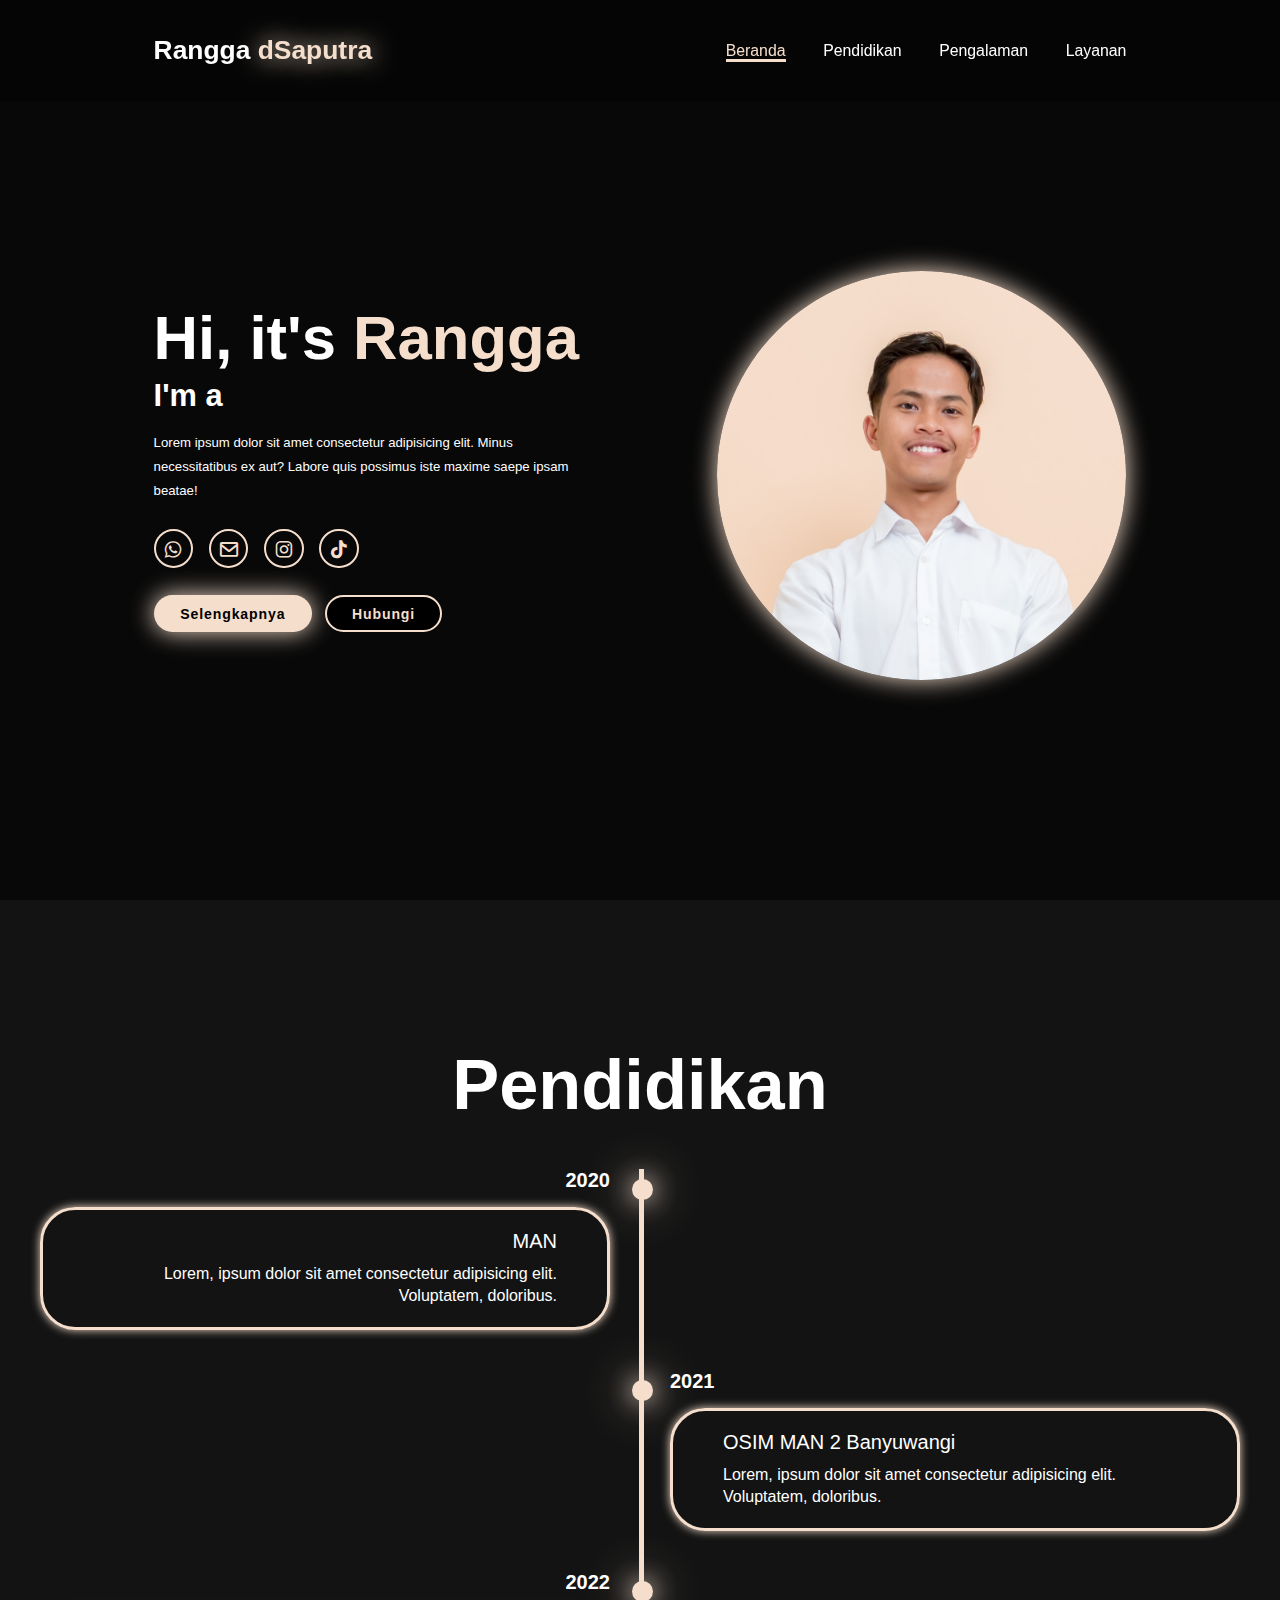
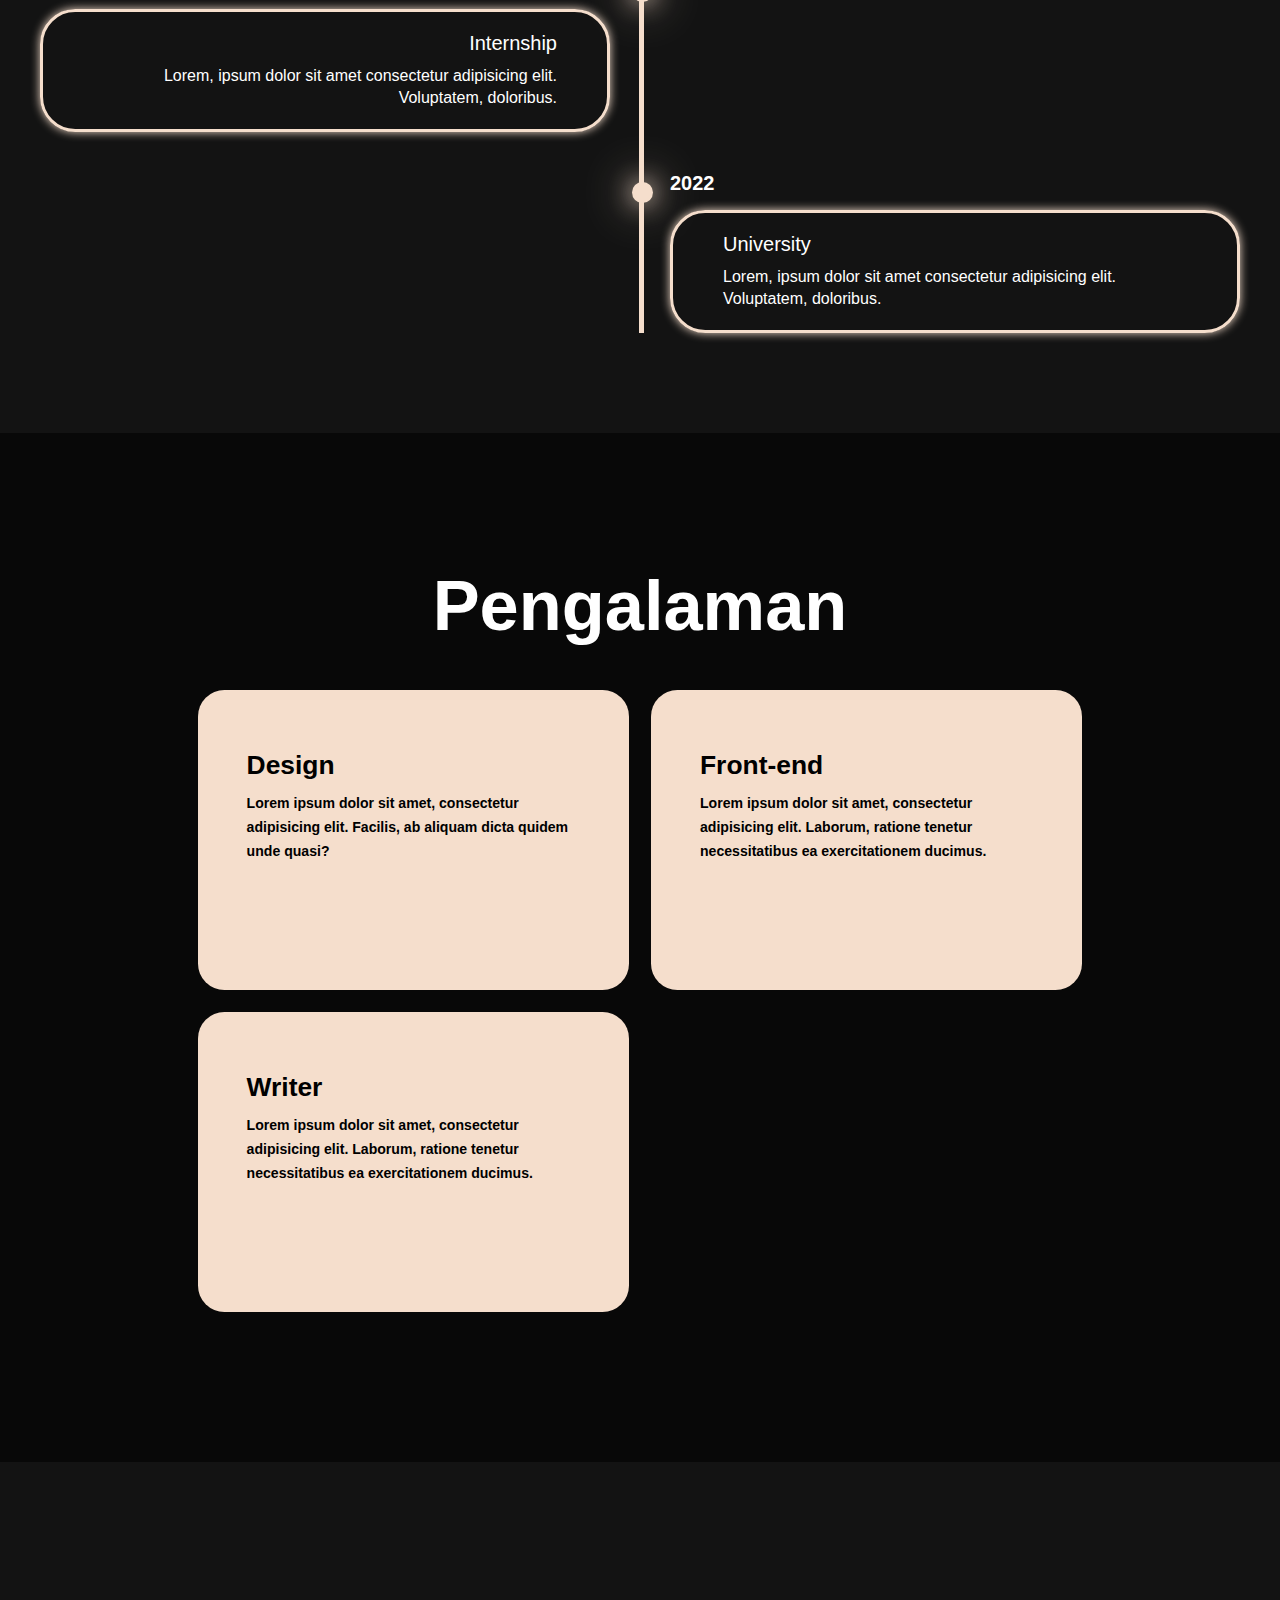
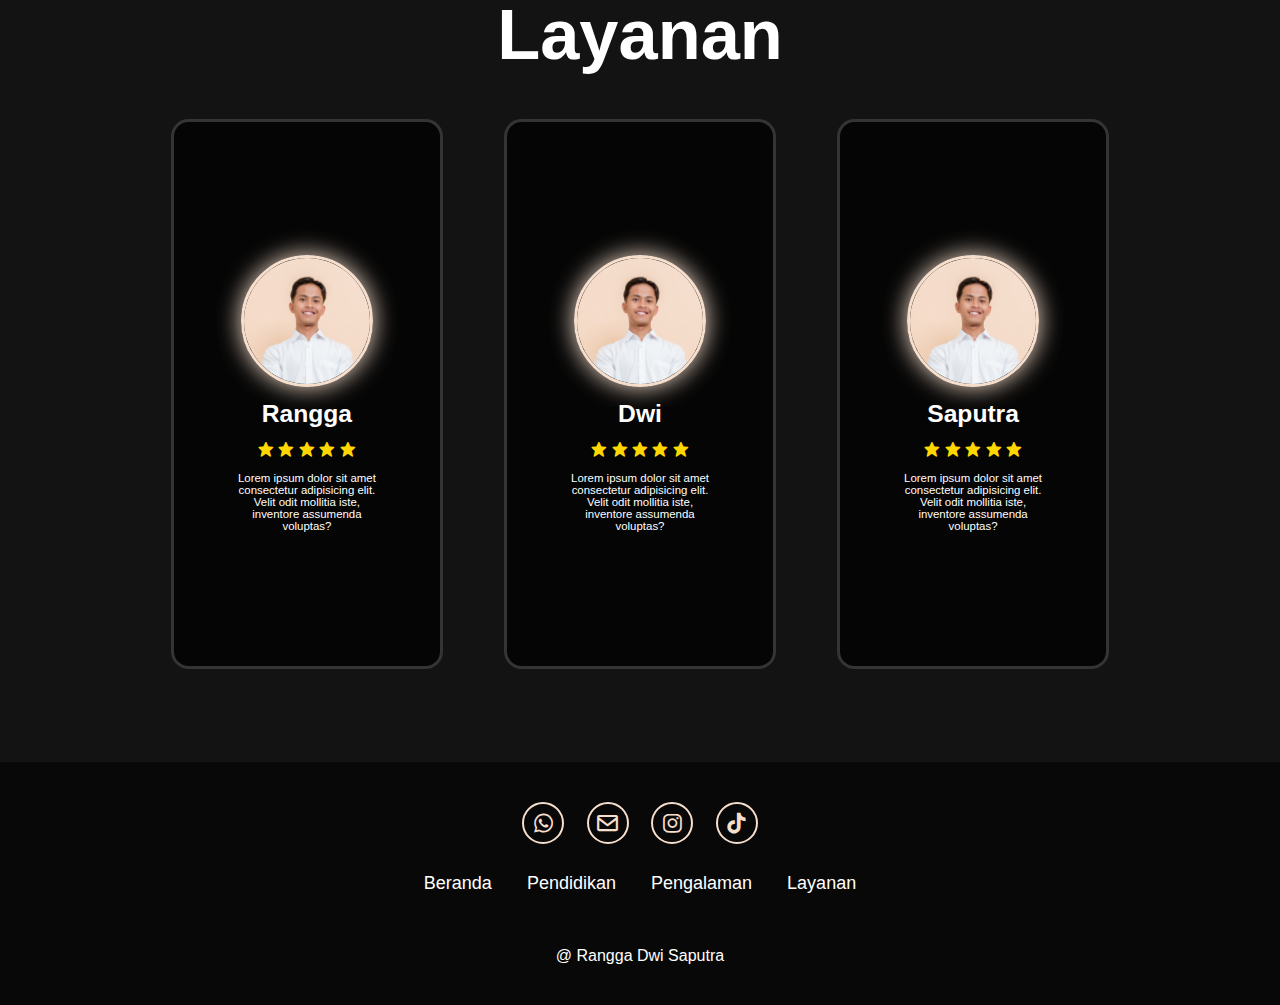
<file: Dark-Minimalis/index.html>
<!DOCTYPE html>
<html lang="">
<head>
    <meta charset="UTF-8">
    <meta name="viewport" content="width=device-width, initial-scale=1.0">
    <title>Normal Portfolio Website</title>
    
    <link rel="stylesheet" href="style.css">
    <link href='https://unpkg.com/boxicons@2.1.4/css/boxicons.min.css' rel='stylesheet'>
</head>
<body>
    <header class="header">
        <a href="#home" class="logo">Rangga
            <span>dSaputra</span>
        </a>
        
        <i class='bx bx-menu' id="menu-icon"></i>
        
        <nav class="navbar">
            <a href="#home" class="active">Beranda</a>
            <a href="#education">Pendidikan</a>
            <a href="#experiences">Pengalaman</a>
            <a href="#services">Layanan</a>
        </nav>
    </header>

    <!-- HOME -->
    <section class="home" id="home">
        <div class="home-content">
            <h1>Hi, it's <span>Rangga</span></h1>
            <h3 class="text-animation">I'm a <span></span></h3>
            <p>Lorem ipsum dolor sit amet consectetur adipisicing elit. Minus necessitatibus ex aut? Labore quis possimus iste maxime saepe ipsam beatae!</p>
        
            <div class="social-icons">
                <a href=""><i class='bx bxl-whatsapp' ></i></a>
                <a href=""><i class='bx bx-envelope' ></i></a>
                <a href=""><i class='bx bxl-instagram' ></i></a>
                <a href=""><i class='bx bxl-tiktok' ></i></a>
            </div>

            <div class="btn-group">
                <a href="" class="btn">Selengkapnya</a>
                <a href="" class="btn">Hubungi</a>
            </div>
        </div>

        <div class="home-img">
            <img src="img/pp.png" alt="">
        </div>

    </section>

    <!-- EDUCATION -->
     <section class="education" id="education">
        <h2 class="heading">Pendidikan</h2>

        <div class="timeline-items">

            <div class="timeline-item">
                <div class="timeline-dot"></div>
                    <div class="timeline-date">2020
                    </div>
                    <div class="timeline-content">
                        <h3>MAN</h3>
                        <p>Lorem, ipsum dolor sit amet consectetur adipisicing elit. Voluptatem, doloribus.</p>
                    </div>
            </div>
            
            <div class="timeline-item">
                <div class="timeline-dot"></div>
                    <div class="timeline-date">2021
                    </div>
                    <div class="timeline-content">
                        <h3>OSIM MAN 2 Banyuwangi</h3>
                        <p>Lorem, ipsum dolor sit amet consectetur adipisicing elit. Voluptatem, doloribus.</p>
                    </div>
            </div>
            
            <div class="timeline-item">
                <div class="timeline-dot">
                </div>
                    <div class="timeline-date">2022
                    </div>
                    <div class="timeline-content">
                        <h3>Internship</h3>
                        <p>Lorem, ipsum dolor sit amet consectetur adipisicing elit. Voluptatem, doloribus.</p>
                    </div>
            </div>
            
            <div class="timeline-item">
                <div class="timeline-dot">
                </div>
                    <div class="timeline-date">2022
                    </div>
                    <div class="timeline-content">
                        <h3>University</h3>
                        <p>Lorem, ipsum dolor sit amet consectetur adipisicing elit. Voluptatem, doloribus.</p>
                    </div>
            </div>
        </div>
     </section>

    <!-- EXPERIENCES -->
     <section class="experiences" id="experiences">
        <h2 class="heading">Pengalaman</h2>

        <div class="experiences-container">
            <div class="experience-box">
                <div class="experience-info">
                    <h4>Design</h4>
                    <p>Lorem ipsum dolor sit amet, consectetur adipisicing elit. Facilis, ab aliquam dicta quidem unde quasi?</p>
                </div>
            </div>
            
            <div class="experience-box">
                <div class="experience-info">
                    <h4>Front-end</h4>
                    <p>Lorem ipsum dolor sit amet, consectetur adipisicing elit. Laborum, ratione tenetur necessitatibus ea exercitationem ducimus.</p>
                </div>
            </div>
            
            <div class="experience-box">
                <div class="experience-info">
                    <h4>Writer</h4>
                    <p>Lorem ipsum dolor sit amet, consectetur adipisicing elit. Laborum, ratione tenetur necessitatibus ea exercitationem ducimus.</p>
                </div>
            </div>
        </div>
     </section>

    <!-- SERVICES -->
    <section class="services" id="services">
        <div class="services-box">
            <h2 class="heading">Layanan</h2>

            <div class="wrapper">
                <div class="service-item">
                    <img src="img/pp.png" alt="">
                    <h2>Rangga</h2>
                    <div class="rating">
                        <i class='bx bxs-star' id="star"></i>
                        <i class='bx bxs-star' id="star"></i>
                        <i class='bx bxs-star' id="star"></i>
                        <i class='bx bxs-star' id="star"></i>
                        <i class='bx bxs-star' id="star"></i>
                    </div>
                    <p>Lorem ipsum dolor sit amet consectetur adipisicing elit. Velit odit mollitia iste, inventore assumenda voluptas?</p>
                </div>
                
                <div class="service-item">
                    <img src="img/pp.png" alt="">
                    <h2>Dwi</h2>
                    <div class="rating">
                        <i class='bx bxs-star' id="star"></i>
                        <i class='bx bxs-star' id="star"></i>
                        <i class='bx bxs-star' id="star"></i>
                        <i class='bx bxs-star' id="star"></i>
                        <i class='bx bxs-star' id="star"></i>
                    </div>
                    <p>Lorem ipsum dolor sit amet consectetur adipisicing elit. Velit odit mollitia iste, inventore assumenda voluptas?</p>
                </div>
                
                <div class="service-item">
                    <img src="img/pp.png" alt="">
                    <h2>Saputra</h2>
                    <div class="rating">
                        <i class='bx bxs-star' id="star"></i>
                        <i class='bx bxs-star' id="star"></i>
                        <i class='bx bxs-star' id="star"></i>
                        <i class='bx bxs-star' id="star"></i>
                        <i class='bx bxs-star' id="star"></i>
                    </div>
                    <p>Lorem ipsum dolor sit amet consectetur adipisicing elit. Velit odit mollitia iste, inventore assumenda voluptas?</p>
                </div>
            </div>
        </div>
    </section>

    <!-- FOOTER -->
    <footer class="footer">
        <div class="social">
           
                <a href=""><i class='bx bxl-whatsapp'></i></a>
                <a href=""><i class='bx bx-envelope'></i></a>
                <a href=""><i class='bx bxl-instagram' ></i></a>
                <a href=""><i class='bx bxl-tiktok' ></i></a>

        </div>
        <ul class="list">
            <li>
                <a href="">Beranda</a>
            </li>
            <li>
                <a href="">Pendidikan</a>
            </li>
            <li>
                <a href="">Pengalaman</a>
            </li>
            <li>
                <a href="">Layanan</a>
            </li>
        </ul>

        <p class="copyright">
            @ Rangga Dwi Saputra
        </p>
    </footer>

    <script src="script.js"></script>
</body>
</html>
</file>
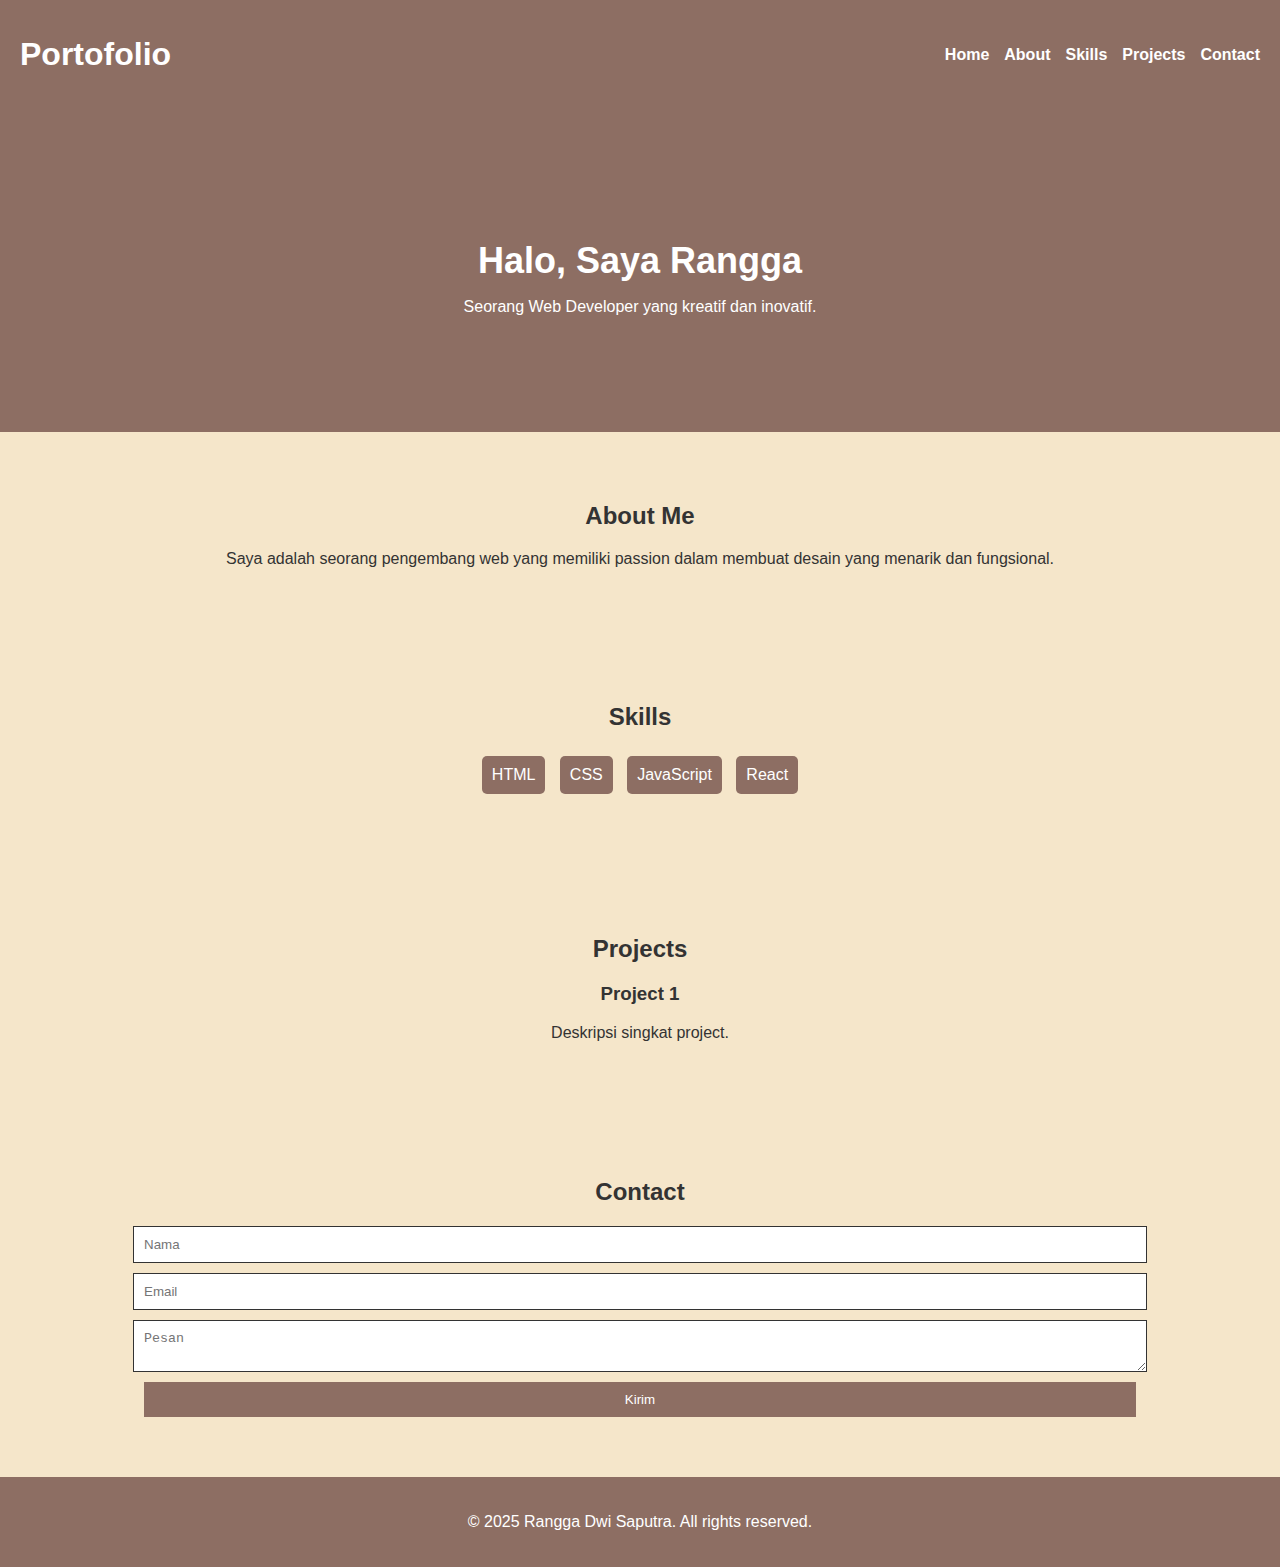
<file: Krem/index.html>
<!DOCTYPE html>
<html lang="id">
<head>
    <meta charset="UTF-8">
    <meta name="viewport" content="width=device-width, initial-scale=1.0">
    <title>Portofolio Saya</title>
    <link rel="stylesheet" href="style.css">
</head>
<body>
    <header>
        <nav class="navbar">
            <h1 class="logo">Portofolio</h1>
            <div class="menu-toggle" onclick="toggleMenu()">&#9776;</div>
            <ul class="nav-links">
                <li><a href="#hero">Home</a></li>
                <li><a href="#about">About</a></li>
                <li><a href="#skills">Skills</a></li>
                <li><a href="#projects">Projects</a></li>
                <li><a href="#contact">Contact</a></li>
            </ul>
        </nav>
    </header>
    
    <section id="hero">
        <div class="hero-content">
            <h2>Halo, Saya Rangga</h2>
            <p>Seorang Web Developer yang kreatif dan inovatif.</p>
        </div>
    </section>
    
    <section id="about">
        <h2>About Me</h2>
        <p>Saya adalah seorang pengembang web yang memiliki passion dalam membuat desain yang menarik dan fungsional.</p>
    </section>
    
    <section id="skills">
        <h2>Skills</h2>
        <ul>
            <li>HTML</li>
            <li>CSS</li>
            <li>JavaScript</li>
            <li>React</li>
        </ul>
    </section>
    
    <section id="projects">
        <h2>Projects</h2>
        <div class="project">
            <h3>Project 1</h3>
            <p>Deskripsi singkat project.</p>
        </div>
    </section>
    
    <section id="contact">
        <h2>Contact</h2>
        <form>
            <input type="text" placeholder="Nama" required>
            <input type="email" placeholder="Email" required>
            <textarea placeholder="Pesan" required></textarea>
            <button type="submit">Kirim</button>
        </form>
    </section>
    
    <footer>
        <p>&copy; 2025 Rangga Dwi Saputra. All rights reserved.</p>
    </footer>
    
    <script src="script.js"></script>
</body>
</html>
</file>
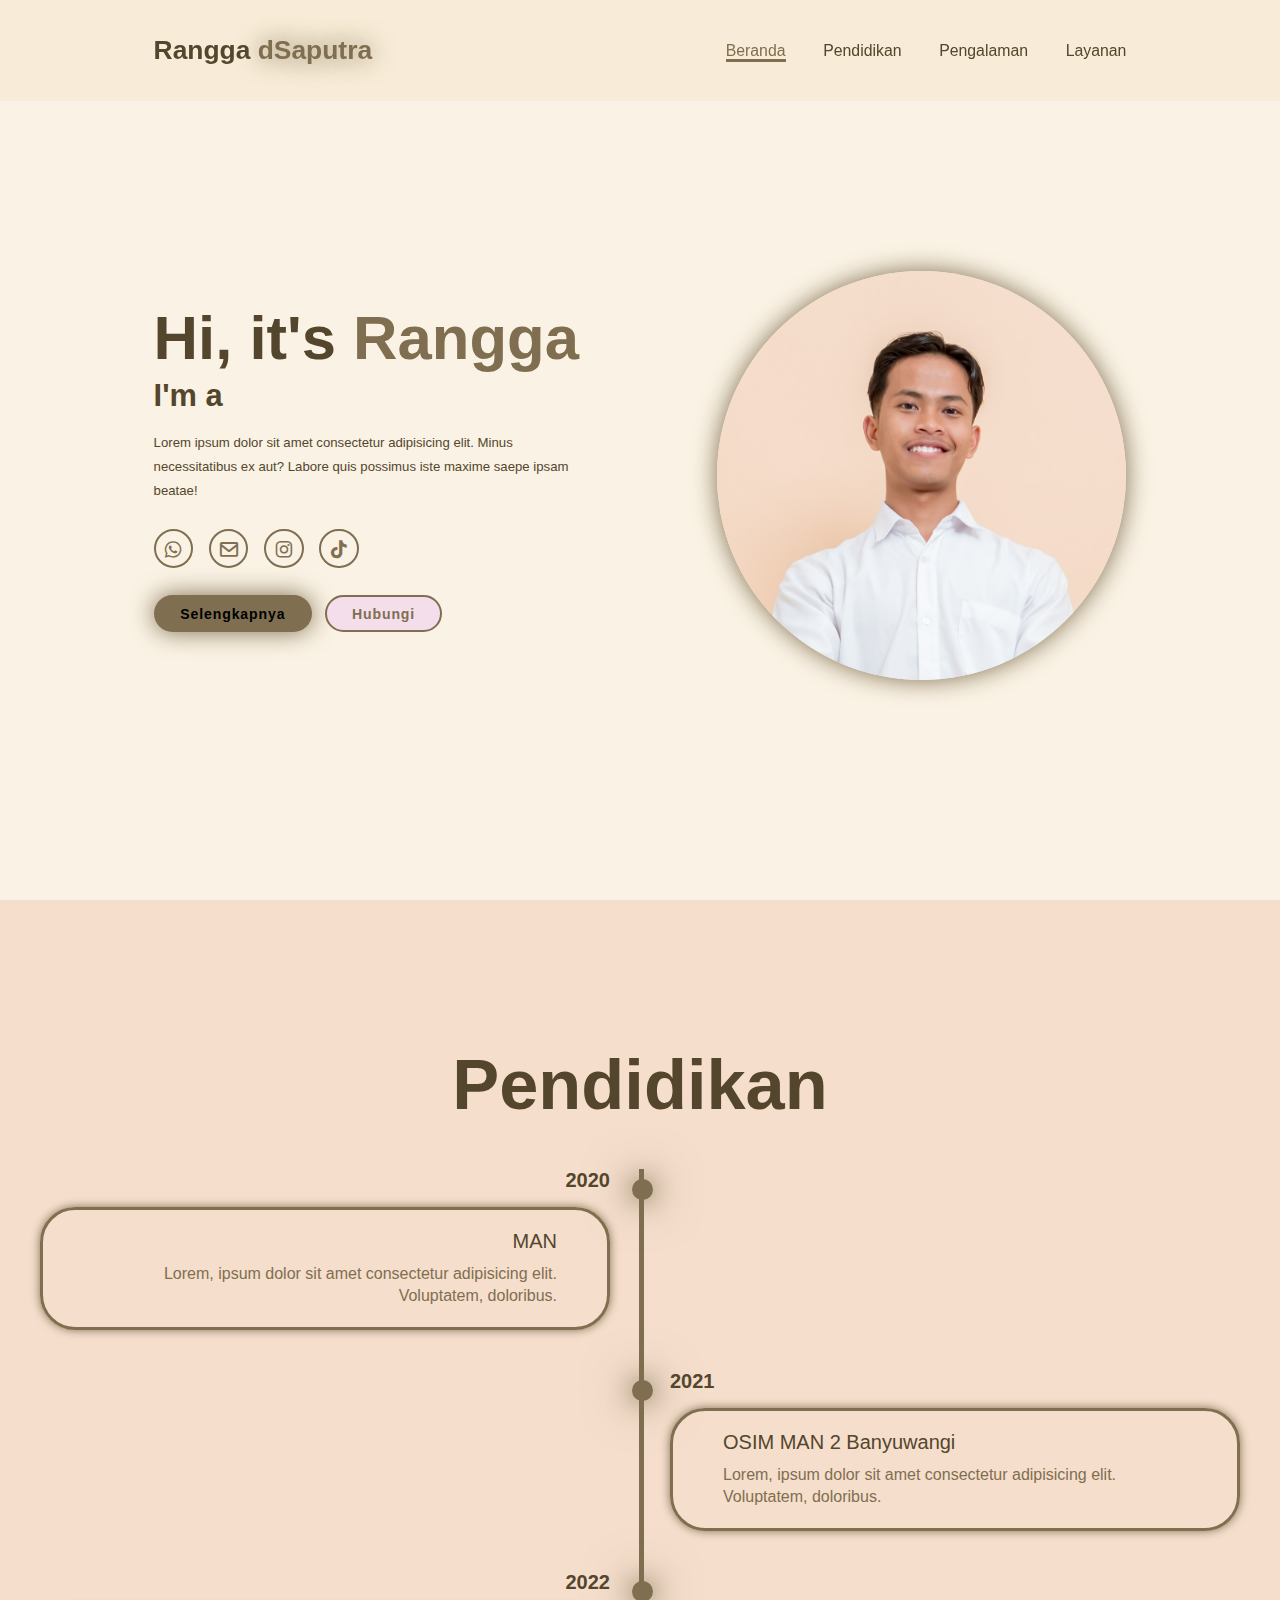
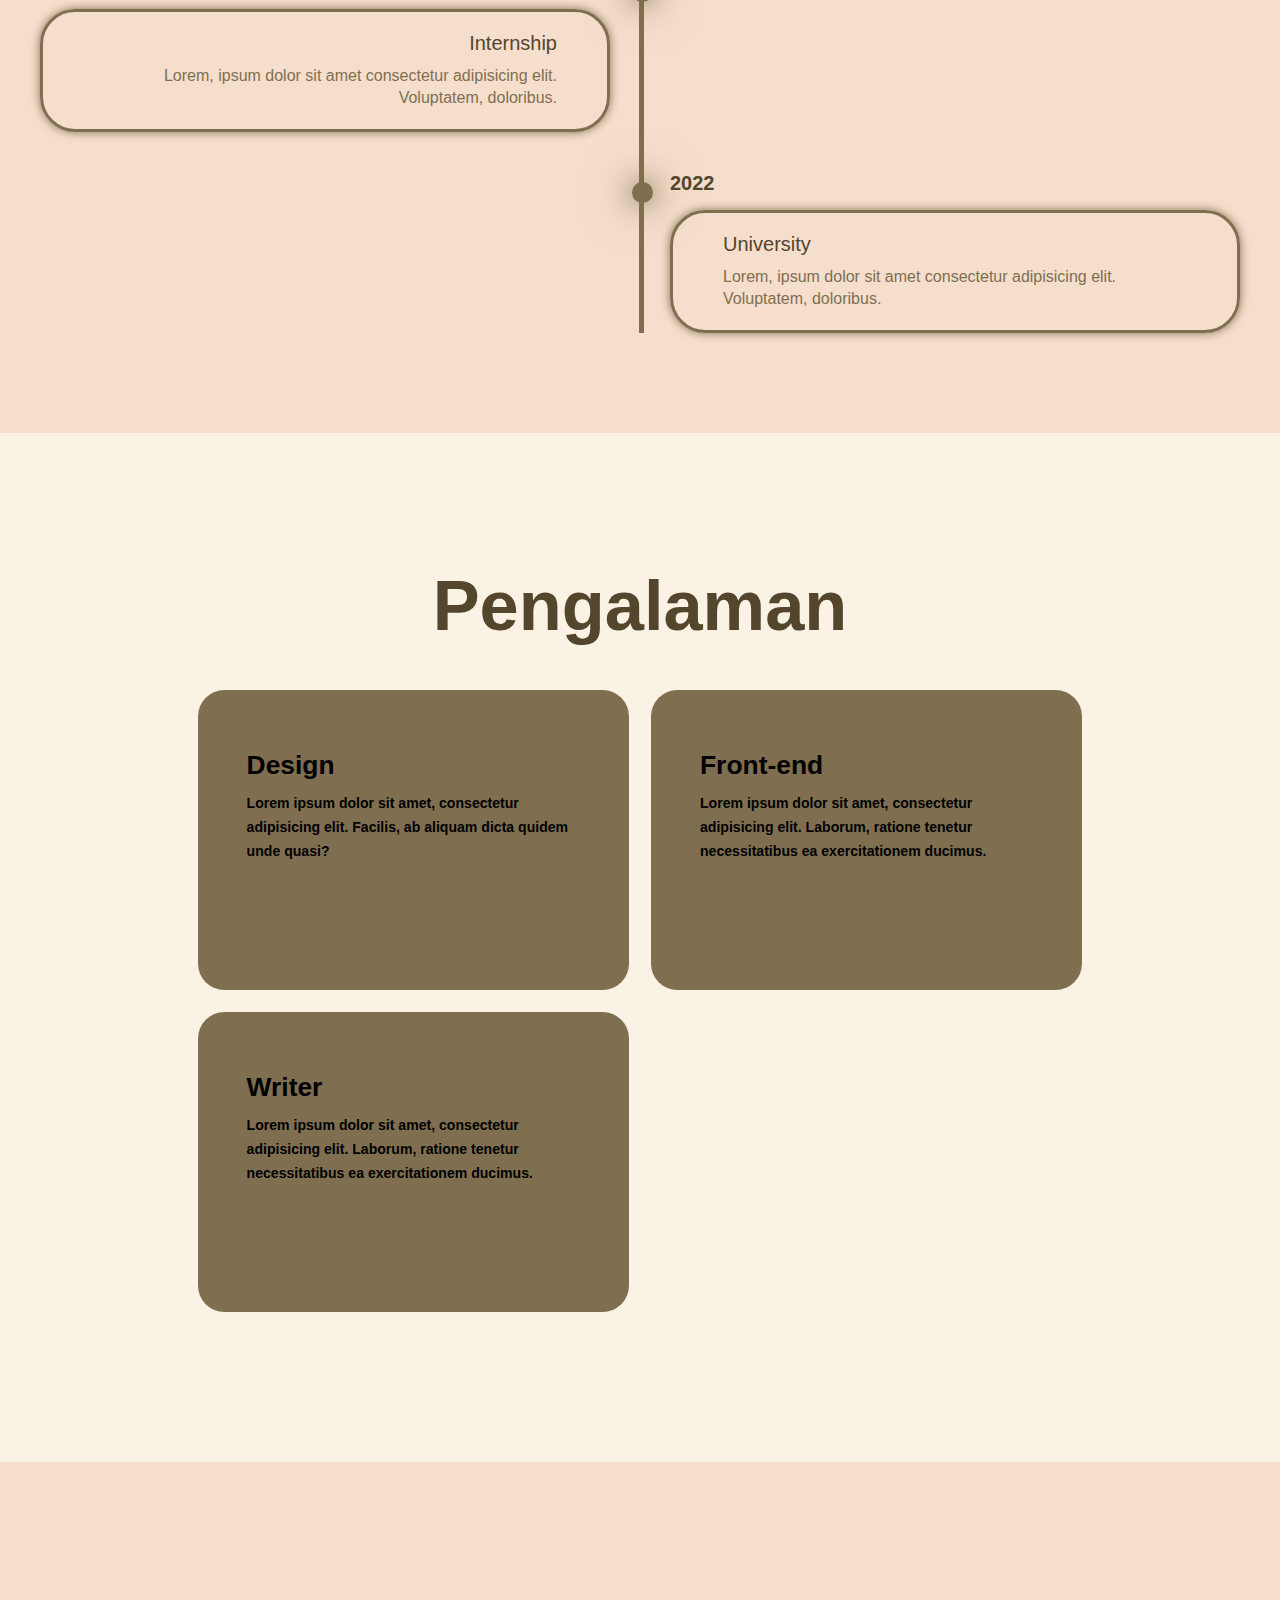
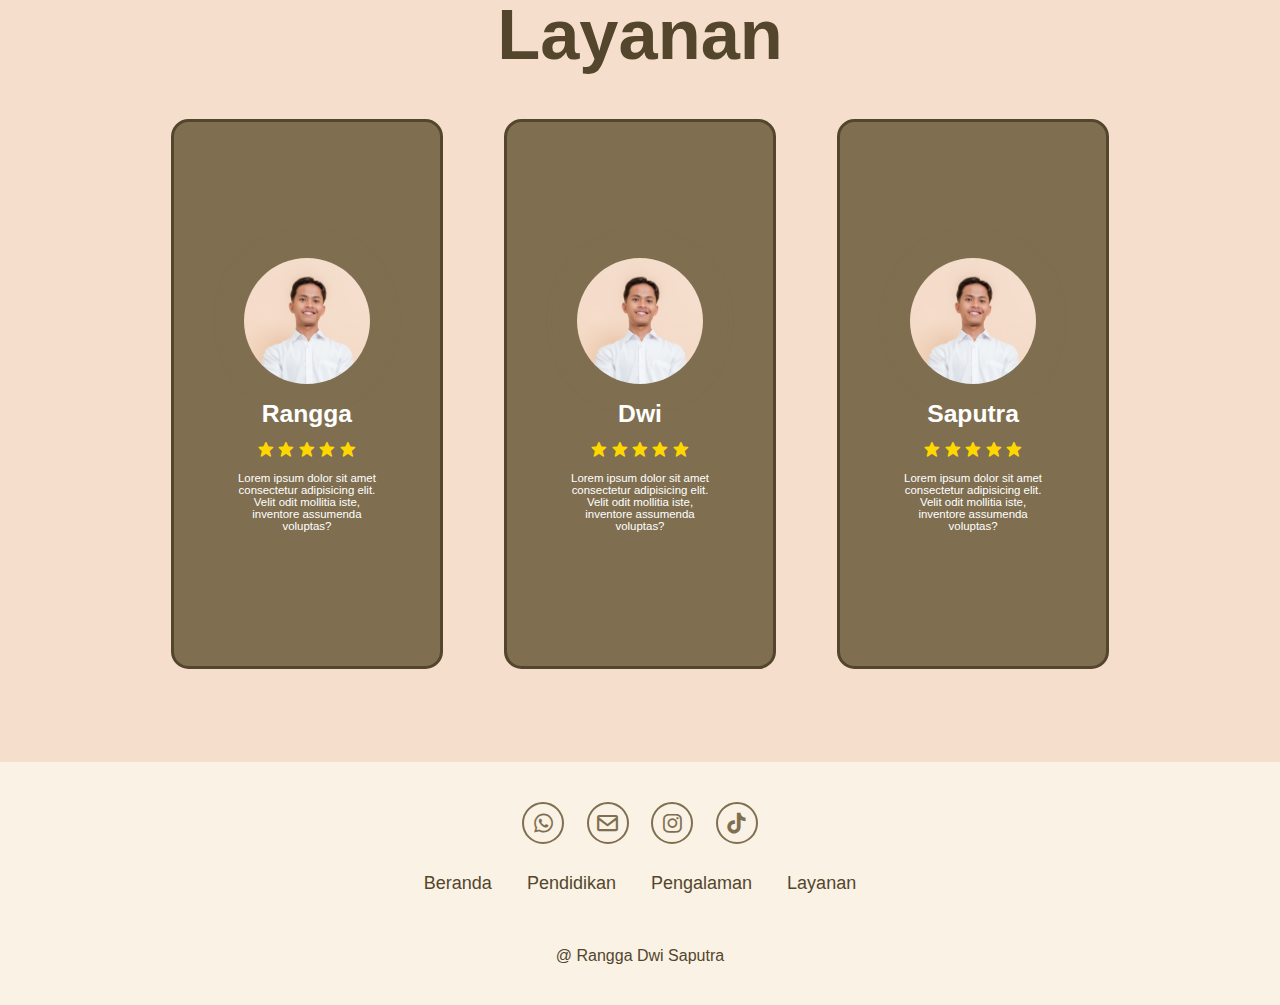
<file: Light-Minimalis/index.html>
<!DOCTYPE html>
<html lang="">
<head>
    <meta charset="UTF-8">
    <meta name="viewport" content="width=device-width, initial-scale=1.0">
    <title>Normal Portfolio Website</title>
    
    <link rel="stylesheet" href="style.css">
    <link href='https://unpkg.com/boxicons@2.1.4/css/boxicons.min.css' rel='stylesheet'>
</head>
<body>
    
    <header class="header">
        <a href="#home" class="logo">Rangga
            <span>dSaputra</span>
        </a>
        
        <i class='bx bx-menu' id="menu-icon"></i>
        
        <nav class="navbar">
            <a href="#home" class="active">Beranda</a>
            <a href="#education">Pendidikan</a>
            <a href="#experiences">Pengalaman</a>
            <a href="#services">Layanan</a>
        </nav>
    </header>

    <!-- HOME -->
    <section class="home" id="home">
        <div class="home-content">
            <h1>Hi, it's <span>Rangga</span></h1>
            <h3 class="text-animation">I'm a <span></span></h3>
            <p>Lorem ipsum dolor sit amet consectetur adipisicing elit. Minus necessitatibus ex aut? Labore quis possimus iste maxime saepe ipsam beatae!</p>
        
            <div class="social-icons">
                <a href=""><i class='bx bxl-whatsapp' ></i></a>
                <a href=""><i class='bx bx-envelope' ></i></a>
                <a href=""><i class='bx bxl-instagram' ></i></a>
                <a href=""><i class='bx bxl-tiktok' ></i></a>
            </div>

            <div class="btn-group">
                <a href="" class="btn">Selengkapnya</a>
                <a href="" class="btn">Hubungi</a>
            </div>
        </div>

        <div class="home-img">
            <img src="img/pp.png" alt="">
        </div>

    </section>

    <!-- EDUCATION -->
     <section class="education" id="education">
        <h2 class="heading">Pendidikan</h2>

        <div class="timeline-items">

            <div class="timeline-item">
                <div class="timeline-dot"></div>
                    <div class="timeline-date">2020
                    </div>
                    <div class="timeline-content">
                        <h3>MAN</h3>
                        <p>Lorem, ipsum dolor sit amet consectetur adipisicing elit. Voluptatem, doloribus.</p>
                    </div>
            </div>
            
            <div class="timeline-item">
                <div class="timeline-dot"></div>
                    <div class="timeline-date">2021
                    </div>
                    <div class="timeline-content">
                        <h3>OSIM MAN 2 Banyuwangi</h3>
                        <p>Lorem, ipsum dolor sit amet consectetur adipisicing elit. Voluptatem, doloribus.</p>
                    </div>
            </div>
            
            <div class="timeline-item">
                <div class="timeline-dot">
                </div>
                    <div class="timeline-date">2022
                    </div>
                    <div class="timeline-content">
                        <h3>Internship</h3>
                        <p>Lorem, ipsum dolor sit amet consectetur adipisicing elit. Voluptatem, doloribus.</p>
                    </div>
            </div>
            
            <div class="timeline-item">
                <div class="timeline-dot">
                </div>
                    <div class="timeline-date">2022
                    </div>
                    <div class="timeline-content">
                        <h3>University</h3>
                        <p>Lorem, ipsum dolor sit amet consectetur adipisicing elit. Voluptatem, doloribus.</p>
                    </div>
            </div>
        </div>
     </section>

    <!-- EXPERIENCES -->
     <section class="experiences" id="experiences">
        <h2 class="heading">Pengalaman</h2>

        <div class="experiences-container">
            <div class="experience-box">
                <div class="experience-info">
                    <h4>Design</h4>
                    <p>Lorem ipsum dolor sit amet, consectetur adipisicing elit. Facilis, ab aliquam dicta quidem unde quasi?</p>
                </div>
            </div>
            
            <div class="experience-box">
                <div class="experience-info">
                    <h4>Front-end</h4>
                    <p>Lorem ipsum dolor sit amet, consectetur adipisicing elit. Laborum, ratione tenetur necessitatibus ea exercitationem ducimus.</p>
                </div>
            </div>
            
            <div class="experience-box">
                <div class="experience-info">
                    <h4>Writer</h4>
                    <p>Lorem ipsum dolor sit amet, consectetur adipisicing elit. Laborum, ratione tenetur necessitatibus ea exercitationem ducimus.</p>
                </div>
            </div>
        </div>
     </section>

    <!-- SERVICES -->
    <section class="services" id="services">
        <div class="services-box">
            <h2 class="heading">Layanan</h2>

            <div class="wrapper">
                <div class="service-item">
                    <img src="img/pp.png" alt="">
                    <h2>Rangga</h2>
                    <div class="rating">
                        <i class='bx bxs-star' id="star"></i>
                        <i class='bx bxs-star' id="star"></i>
                        <i class='bx bxs-star' id="star"></i>
                        <i class='bx bxs-star' id="star"></i>
                        <i class='bx bxs-star' id="star"></i>
                    </div>
                    <p>Lorem ipsum dolor sit amet consectetur adipisicing elit. Velit odit mollitia iste, inventore assumenda voluptas?</p>
                </div>
                
                <div class="service-item">
                    <img src="img/pp.png" alt="">
                    <h2>Dwi</h2>
                    <div class="rating">
                        <i class='bx bxs-star' id="star"></i>
                        <i class='bx bxs-star' id="star"></i>
                        <i class='bx bxs-star' id="star"></i>
                        <i class='bx bxs-star' id="star"></i>
                        <i class='bx bxs-star' id="star"></i>
                    </div>
                    <p>Lorem ipsum dolor sit amet consectetur adipisicing elit. Velit odit mollitia iste, inventore assumenda voluptas?</p>
                </div>
                
                <div class="service-item">
                    <img src="img/pp.png" alt="">
                    <h2>Saputra</h2>
                    <div class="rating">
                        <i class='bx bxs-star' id="star"></i>
                        <i class='bx bxs-star' id="star"></i>
                        <i class='bx bxs-star' id="star"></i>
                        <i class='bx bxs-star' id="star"></i>
                        <i class='bx bxs-star' id="star"></i>
                    </div>
                    <p>Lorem ipsum dolor sit amet consectetur adipisicing elit. Velit odit mollitia iste, inventore assumenda voluptas?</p>
                </div>
            </div>
        </div>
    </section>

    <!-- FOOTER -->
    <footer class="footer">
        <div class="social">
           
                <a href=""><i class='bx bxl-whatsapp'></i></a>
                <a href=""><i class='bx bx-envelope'></i></a>
                <a href=""><i class='bx bxl-instagram' ></i></a>
                <a href=""><i class='bx bxl-tiktok' ></i></a>

        </div>
        <ul class="list">
            <li>
                <a href="">Beranda</a>
            </li>
            <li>
                <a href="">Pendidikan</a>
            </li>
            <li>
                <a href="">Pengalaman</a>
            </li>
            <li>
                <a href="">Layanan</a>
            </li>
        </ul>

        <p class="copyright">
            @ Rangga Dwi Saputra
        </p>
    </footer>

    <script src="script.js"></script>
</body>
</html>
</file>
<file: Dark-Minimalis/style.css>
* {
    margin: 0;
    padding: 0;
    box-sizing: border-box;
    text-decoration: none;
    border: none;
    outline: none;
    scroll-behavior: smooth;
    font-family: "Poppins", sans-serif;
}

:root {
    --bg-color: #080808;
    --second-bg-color: #131313;
    --text-color: white;
    --main-color: #F5DECC;
}

html {
    font-size: 60%;
    overflow-x: hidden;
}
body {
    background: var(--bg-color);
    color: var(--text-color);
}
.header {
    position: fixed;
    top: 0;
    left: 0;
    width: 100%;
    padding: 4rem 12% 4rem;
    background: rgba(0, 0, 0, 0.3);
    backdrop-filter: blur(10px);
    display: flex;
    justify-content: space-between;
    align-items: center;
    z-index: 5;
}
.logo {
    font-size: 3rem;
    color: var(--text-color);
    font-weight: 800;
    cursor: pointer;
    transition: 0.3s ease;
}
.logo:hover{
    transform: scale(1.1);
}
.logo span{
    text-shadow: 0 0 25px var(--main-color);
}
.navbar a {
    font-size: 1.8rem;
    color: var(--text-color);
    margin-left: 4rem;
    font-weight: 500;
    transition: 0.3s ease;
    border-bottom: 3px solid transparent;
}
.navbar a:hover,
.navbar a.active {
    color: var(--main-color);
    border-bottom: 3px solid var(--main-color);
}

#menu-icon {
    font-size: 3.6rem;
    color: var(--main-color);
    display: none;
}

section {
    min-height: 100vh;
    padding: 10rem 12% 10rem;
}

.home {
    display: flex;
    align-items: center;
    justify-content: center;
    gap: 15rem;
}

.home-content {
    display: flex;
    flex-direction: column;
    align-items: baseline;
    text-align: left;
    justify-content: center;
    margin-top: 3rem;
}

span {
    color: var(--main-color);
}

.logo span {
    color: var(--main-color);
}
.home-content h3 {
    margin-bottom: 2rem;
    margin-top: 1rem;
    font-size: 3.5rem;
}

.home-content h1 {
    font-size: 7rem;
    font-weight: 700;
    margin-top: 1.5rem;
    line-height: 1;
}

.home-img {
    border-radius: 50%;
}

.home-img img {
    position: relative;
    top: 3rem;
    width: 32vw;
    border-radius: 50%;
    box-shadow: 0 0 25px var(--main-color);
    cursor: pointer;
    transition: 0.4s ease-in-out;
}
.home-img img:hover {
    box-shadow: 0 0 25px var(--main-color),
                0 0 50px var(--main-color),
                0 0 100px var(--main-color);
}

.home-content p {
    font-size: 1.5rem;
    font-weight: 500;
    line-height: 1.8;
    max-width: 1000px;
}

.social-icons a {
    display: inline-flex;
    justify-content: center;
    align-items: center;
    width: 4.5rem;
    height: 4.5rem;
    background: transparent;
    border: 2px solid var(--main-color);
    font-size: 2.5rem;
    border-radius: 50%;
    color: var(--main-color);
    margin: 3rem 1.5rem 3rem 0;
    transition: 0.3s ease-in-out;
}
.social-icons a:hover {
    color: var(--text-color);
    transform: scale(1.3) translateY(-5px);
    box-shadow: 0 0 25px var(--main-color);
    background-color: var(--main-color);
}

.btn {
    display: inline-block;
    padding: 1rem 2.8rem;
    background: var(--main-color);
    box-shadow: 0 0 25px var(--main-color);
    border-radius: 4rem;
    font-size: 1.6rem;
    color: black;
    border: 2px solid transparent;
    letter-spacing: 0.1rem;
    font-weight: 600;
    transition: 0.3s ease-in-out;
    cursor: pointer;
}
.btn:hover {
    transform: scale(1.05);
    box-shadow: 0 0 50px var(--main-color);
}

.btn-group {
    display: flex;
    align-items: center;
    gap: 1.5rem;
}

.btn-group a:nth-of-type(2) {
    background-color: black;
    color: var(--main-color);
    border: 2px solid var(--main-color);
    box-shadow: 0 0 25px transparent;
}

.btn-group a:nth-of-type(2):hover {
    box-shadow: 0 0 25px var(--main-color);
    background-color: var(--main-color);
    color: black;
}


/* ANIMATION TEXT */
.text-animation {
    font-size: 34px;
    font-weight: 600;
    min-width: 280px;
}

.text-animation span {
    position: relative;
}
.text-animation span::before {
    content: "Web Developer";
    color:rgb(0, 123, 255);
    animation: words 20s infinite;
}

.text-animation span::after {
    content: "";
    background-color: var(--bg-color);
    position: absolute;
    width: calc(100% + 8px);
    height: 100%;
    border-left: 3px solid var(--bg-color);
    right: -8px;
    animation: cursor 0.6s infinite, typing 20s steps(14) infinite
}
@keyframes cursor {
    to {
        border-left: 2px solid var(--main-color);
    }
}

@keyframes words {
    0%, 20% {
        content: "Aspiring Frontend Designer";
    }
    21%, 40% {
        content: "Entry-Level Designer";
    }
    41%, 60% {
        content: "Writer";
    }
    61%, 80% {
        content: "Web Developer";
    }
    81%, 100% {
        content: "Software Tester";
    }
}
@keyframes typing {
    10%,
    15%,
    30%,
    35%,
    50%,
    55%,
    70%,
    75%,
    90%,
    95% {
        width: 0;
    }
    5%,
    20%,
    25%,
    40%,
    45%,
    60%,
    65%,
    80%,
    85% {
        width: calc(100% + 8px);
    }
}

/* PENDIDIKAN */
.heading {
    font-size: 8rem;
    text-align: center;
    margin: 5rem 0;
}

.education {
    padding: 100px 15px;
    background: var(--second-bg-color);
}

.education h2 {
    margin-bottom: 5rem;
}

.timeline-items {
    max-width: 1200px;
    margin: auto;
    margin-top: 1200px
    display: flex;
    flex-wrap: wrap;
    position: relative;
}

.timeline-items::before {
    content: "";
    position: absolute;
    width: 5px;
    height: 100%;
    background-color: var(--main-color);
    left: calc(50% - 1px);
}

.timeline-item {
    margin-bottom: 40px;
    width: 100%;
    position: relative;
}

.timeline-item:last-child {
    margin-bottom: 0;
}

.timeline-item:nth-child(odd) {
    padding-right: calc(50% + 30px);
    text-align: right;
}

.timeline-item:nth-child(even) {
    padding-left: calc(50% + 30px);
}

.timeline-dot {
    height: 21px;
    width: 21px;
    background-color: var(--main-color);
    box-shadow: 0 0 25px var(--main-color),
                0 0 50px var(--main-color);
    position: absolute;
    left: calc(50% - 8px);
    border-radius: 50%;
    top: 10px;
}

.timeline-date {
    font-size:20px;
    font-weight: 800;
    color: white;
    margin: 6px 0 15px;
}

.timeline-content {
    background-color:var (--bg-color);
    border: 3px solid var(--main-color);
    padding: 20px 50px;
    border-radius: 4rem;
    box-shadow: 0 0 10px var(--main-color);
    cursor: pointer;
    transition: 0.3s ease-in-out;
}

.timeline-content:hover {
    transform: scale(1.05);
    box-shadow: 0 0 25px var(--main-color);
}

.timeline-content h3 {
    font-size: 20px;
    color: white;
    margin: 0 0 10px;
    font-weight: 500;
}

.timeline-content p {
    color: white;
    font-size: 16px;
    font-weight: 300;
    line-height: 22px;
}
::webkit-scrollbar {
    width: 15px;
}
::webkit-scrollbar-thumb {
    background-color: var(--main-color);
}
::webkit-scrollbar-track {
    background-color: var(--bg-color);
    width: 50px;
}

/* EXPERIENCES */
.experiences {
    background: var(--bg-color);
    color: black;
}

.experiences h2 {
    margin-bottom: 5rem;
    color: white;
}

.experiences-container {
    display: grid;
    grid-template-columns: repeat(2, 1fr);
    align-items: center;
    gap: 2.5rem;
}

.experience-box {
    background-color: var(--main-color);
    height: 300px;
    border-radius: 3rem;
    border: 5px solid transparent;
    cursor: pointer;
    transition: 0.4s ease-in-out;
}
.experience-box:hover {
    background: white;
    color: black;
    border: 5px solid var(--main-color);
    transform: scale(1.03);
}

.experience-box .experience-info {
    display: flex;
    flex-direction: column;
    text-align: left;
    max-height: 200px;
    justify-content: flex-start;
    align-items: flex-start;
    padding: 5rem;
}

.experience-info h4 {
    font-size: 3rem;
    font-weight: 800;
    line-height: 2;
}

.experience-info p {
    font-size: 1.6rem;
    font-weight: 600;
    max-height: 100px;
    line-height: 1.7;
}

/* SERVICES */
.services {
    background: var(--second-bg-color);
  }
  
  .services-box {
    background-size: cover;
    display: flex;
    align-items: center;
    justify-content: center;
    flex-direction: column;
  }
  
  .services .heading {
    margin-bottom: 5rem;
  }
  
  .services-box img {
    width: 15rem;
    border-radius: 50%;
    border: 3px solid var(--main-color);
    box-shadow: 0 0 25px var(--main-color);
  }

  .wrapper {
    display: grid;
    grid-template-columns: repeat(3,1fr);
    gap: 3rem;
  }
  
  .service-item {
    min-height: 550px;
    max-width: 450px;
    background: rgba(0, 0, 0, 0.7);
    border: 3px solid rgba(238, 238, 238, 0.2);
    border-radius: 2rem;
    margin: 0 2rem;
    padding: 30px 60px;
    cursor: pointer;
    display: flex;
    flex-direction: column;
    align-items: center;
    justify-content: center;
    text-align: center;
    gap: 1.5rem;
    transition: 0.4s ease-in-out;
    color: white; /* Added based on the visible part in the image */
  }

  .service-item:hover {
    border: 3px solid var(--main-color);
    transform: translateY(-10px)scale(1.03);
    box-shadow: 0 0 50px var(--main-color);
  }

  .service-item h2 {
    font-size: 2.8rem;
  }
  .service-item p {
    font-size: 1.3rem;
  }
  #star {
    color: gold;
    font-size: 2rem;
  }

  .footer {
    position: relative;
    bottom: 0;
    width: 100%;
    padding: 40px 0;
    background-color: var(--bg-color);
  }
  
  .footer .social {
    text-align: center;
    padding-bottom: 25px;
    color: var(--main-color);
  }
  
  .footer .social a {
    font-size: 25px;
    color: var(--main-color);
    border: 2px solid var(--main-color);
    width: 42px;
    height: 42px;
    line-height: 42px;
    display: inline-block;
    text-align: center;
    border-radius: 50%;
    margin: 0 10px;
    transition: 0.3s ease-in-out;
  }
  .footer .social a:hover {
    transform: scale(1.2) translateY(-10px);
    background-color: var(--main-color);
    color: black;
    box-shadow: 0 0 25px var(--main-color);
  }
  
  .footer ul {
    margin-top: 0;
    padding: 0;
    font-size: 18px;
    line-height: 1.6;
    margin-bottom: 0;
    text-align: center;
  }
  
  .footer ul li a {
    color: white;
    border-bottom: 3px solid transparent;
    transition: 0.3s ease-in-out;
  }
  
  .footer ul li a:hover {
    border-bottom: 3px solid var(--main-color);
  }

  .footer ul li{
    display: inline-block;
    padding: 0 15px;
  }

  .footer .copyright{
    margin-top: 50px;
    text-align: center;
    font-size: 16px;
    color: white;
  }

  @media (max-width: 1285px) {
    html{
        font-size: 55%;
    }
    .experiences-container {
        padding-bottom: 7rem;
        grid-template-columns: repeat(2,1fr);
        margin: 0 5rem;
    }
  }

  @media (max-width: 991px) {
    header {
      padding: 2rem 3%;
    }
  
    section {
      padding: 10rem 3% 2rem;
    }
  
    .timeline-items::before {
      left: 7px;
    }
  
    .timeline-item:nth-child(odd) {
      padding-right: 0;
      text-align: left;
    }
  
    .timeline-item:nth-child(odd),
    .timeline-item:nth-child(even) {
      padding-left: 37px;
    }

    .timeline-dot{
        left: 0;
    }
    .experiences{
        padding-bottom: 7rem;
    }
    .services .wrapper{
        grid-template-columns: repeat(1,1fr);
    }
    .footer {
        padding: 2rem 3%;
    }
}

@media (max-width: 895px) {
    #menu-icon {
      display: block;
    }
  
    .navbar {
      position: absolute;
      top: 100%;
      right: 0;
      width: 50%;
      padding: 1rem 3%;
      background: rgba(0, 0, 0, 0.8);
      backdrop-filter: blur(20px);
      border-bottom-left-radius: 2rem;
      border-left: 2px solid var(--main-color);
      border-bottom: 2px solid var(--main-color);
      display: none;
    }
    .navbar.active{
        display: block;
    }

    .navbar a {
        display: block;
        font-size: 2rem;
        margin: 3rem 0;
        color: white;
    }

    .home{
        flex-direction: column-reverse;
        margin: 5rem 4rem;
    }
    .home-content h3{
        font-size: 2.6rem;
    }
    .home-content h1{
        font-size: 8rem;
        margin-top: 3rem;
    }
    .home-content p{
        max-width:600px;
        margin: 0 auto;
    }
    .home-img img {
        width: 56vw;
    }
    .experiences h2 {
        margin-bottom: 3rem;
    }
    .experiences-container{
        grid-template-columns: repeat(1,1fr);
    }
  }
</file>
<file: Krem/style.css>
/* Warna dasar */
:root {
    --krem: #f5e6ca;
    --coklat: #8d6e63;
    --hitam: #333;
    --putih: #fff;
}

body {
    font-family: Arial, sans-serif;
    margin: 0;
    padding: 0;
    background-color: var(--krem);
    color: var(--hitam);
}

/* Navbar */
.navbar {
    display: flex;
    justify-content: space-between;
    align-items: center;
    padding: 15px 20px;
    background-color: var(--coklat);
    color: var(--putih);
}

.nav-links {
    list-style: none;
    display: flex;
    gap: 15px;
}

.nav-links li a {
    text-decoration: none;
    color: var(--putih);
    font-weight: bold;
}

.menu-toggle {
    display: none;
    font-size: 24px;
    cursor: pointer;
}

/* Hero Section */
#hero {
    text-align: center;
    padding: 100px 20px;
    background: var(--coklat);
    color: var(--putih);
}

.hero-content h2 {
    font-size: 36px;
    margin-bottom: 10px;
}

/* Sections */
section {
    padding: 50px 20px;
    text-align: center;
}

#skills ul {
    list-style: none;
    padding: 0;
}

#skills li {
    background: var(--coklat);
    color: var(--putih);
    display: inline-block;
    padding: 10px;
    margin: 5px;
    border-radius: 5px;
}

/* Contact Form */
form input, form textarea, form button {
    display: block;
    width: 80%;
    margin: 10px auto;
    padding: 10px;
    border: 1px solid var(--hitam);
}

form button {
    background: var(--coklat);
    color: var(--putih);
    border: none;
    cursor: pointer;
}

footer {
    text-align: center;
    padding: 20px;
    background: var(--coklat);
    color: var(--putih);
}

/* Responsiveness */
@media (max-width: 768px) {
    .nav-links {
        display: none;
        flex-direction: column;
        position: absolute;
        top: 60px;
        left: 0;
        background: var(--coklat);
        width: 100%;
        padding: 10px 0;
    }

    .nav-links li {
        text-align: center;
        padding: 10px;
    }

    .menu-toggle {
        display: block;
    }

    .nav-links.active {
        display: flex;
    }
}
</file>
<file: Light-Minimalis/style.css>
* {
    margin: 0;
    padding: 0;
    box-sizing: border-box;
    text-decoration: none;
    border: none;
    outline: none;
    scroll-behavior: smooth;
    font-family: "Poppins", sans-serif;
}

:root {
    --bg-color: #FAF2E4;
    --second-bg-color: #F5DECC;
    --text-color: #53462D;
    --main-color: #7F6F50;
}

html {
    font-size: 60%;
    overflow-x: hidden;
}
body {
    background: var(--bg-color);
    color: var(--text-color);
}
.header {
    position: fixed;
    top: 0;
    left: 0;
    width: 100%;
    padding: 4rem 12% 4rem;
    background: #F8ECD8;
    backdrop-filter: blur(10px);
    display: flex;
    justify-content: space-between;
    align-items: center;
    z-index: 5;
}
.logo {
    font-size: 3rem;
    color: var(--text-color);
    font-weight: 800;
    cursor: pointer;
    transition: 0.3s ease;
}
.logo:hover{
    transform: scale(1.1);
}
.logo span{
    text-shadow: 0 0 25px var(--main-color);
}
.navbar a {
    font-size: 1.8rem;
    color: var(--text-color);
    margin-left: 4rem;
    font-weight: 500;
    transition: 0.3s ease;
    border-bottom: 3px solid transparent;
}
.navbar a:hover,
.navbar a.active {
    color: var(--main-color);
    border-bottom: 3px solid var(--main-color);
}

#menu-icon {
    font-size: 3.6rem;
    color: var(--main-color);
    display: none;
}

section {
    min-height: 100vh;
    padding: 10rem 12% 10rem;
}

.home {
    display: flex;
    align-items: center;
    justify-content: center;
    gap: 15rem;
}

.home-content {
    display: flex;
    flex-direction: column;
    align-items: baseline;
    text-align: left;
    justify-content: center;
    margin-top: 3rem;
}

span {
    color: var(--main-color);
}

.logo span {
    color: var(--main-color);
}
.home-content h3 {
    margin-bottom: 2rem;
    margin-top: 1rem;
    font-size: 3.5rem;
}

.home-content h1 {
    font-size: 7rem;
    font-weight: 700;
    margin-top: 1.5rem;
    line-height: 1;
}

.home-img {
    border-radius: 50%;
}

.home-img img {
    position: relative;
    top: 3rem;
    width: 32vw;
    border-radius: 50%;
    box-shadow: 0 0 25px var(--main-color);
    cursor: pointer;
    transition: 0.4s ease-in-out;
}
.home-img img:hover {
    box-shadow: 0 0 25px var(--main-color),
                0 0 50px var(--main-color),
                0 0 100px var(--main-color);
}

.home-content p {
    font-size: 1.5rem;
    font-weight: 500;
    line-height: 1.8;
    max-width: 1000px;
}

.social-icons a {
    display: inline-flex;
    justify-content: center;
    align-items: center;
    width: 4.5rem;
    height: 4.5rem;
    background: transparent;
    border: 2px solid var(--main-color);
    font-size: 2.5rem;
    border-radius: 50%;
    color: var(--main-color);
    margin: 3rem 1.5rem 3rem 0;
    transition: 0.3s ease-in-out;
}
.social-icons a:hover {
    color: var(--text-color);
    transform: scale(1.3) translateY(-5px);
    box-shadow: 0 0 25px var(--main-color);
    background-color: var(--main-color);
}

.btn {
    display: inline-block;
    padding: 1rem 2.8rem;
    background: var(--main-color);
    box-shadow: 0 0 25px var(--main-color);
    border-radius: 4rem;
    font-size: 1.6rem;
    color: black;
    border: 2px solid transparent;
    letter-spacing: 0.1rem;
    font-weight: 600;
    transition: 0.3s ease-in-out;
    cursor: pointer;
}
.btn:hover {
    transform: scale(1.05);
    box-shadow: 0 0 50px var(--main-color);
}

.btn-group {
    display: flex;
    align-items: center;
    gap: 1.5rem;
}

.btn-group a:nth-of-type(2) {
    background-color: #F5DEEC;
    color: var(--main-color);
    border: 2px solid var(--main-color);
    box-shadow: 0 0 25px transparent;
}

.btn-group a:nth-of-type(2):hover {
    box-shadow: 0 0 25px var(--main-color);
    background-color: var(--main-color);
    color: black;
}


/* ANIMATION TEXT */
.text-animation {
    font-size: 34px;
    font-weight: 600;
    min-width: 280px;
}

.text-animation span {
    position: relative;
}
.text-animation span::before {
    content: "Web Developer";
    color:rgb(0, 123, 255);
    animation: words 20s infinite;
}

.text-animation span::after {
    content: "";
    background-color: var(--bg-color);
    position: absolute;
    width: calc(100% + 8px);
    height: 100%;
    border-left: 3px solid var(--bg-color);
    right: -8px;
    animation: cursor 0.6s infinite, typing 20s steps(14) infinite
}
@keyframes cursor {
    to {
        border-left: 2px solid var(--main-color);
    }
}

@keyframes words {
    0%, 20% {
        content: "Aspiring Frontend Designer";
    }
    21%, 40% {
        content: "Entry-Level Designer";
    }
    41%, 60% {
        content: "Writer";
    }
    61%, 80% {
        content: "Web Developer";
    }
    81%, 100% {
        content: "Software Tester";
    }
}
@keyframes typing {
    10%,
    15%,
    30%,
    35%,
    50%,
    55%,
    70%,
    75%,
    90%,
    95% {
        width: 0;
    }
    5%,
    20%,
    25%,
    40%,
    45%,
    60%,
    65%,
    80%,
    85% {
        width: calc(100% + 8px);
    }
}

/* PENDIDIKAN */
.heading {
    font-size: 8rem;
    text-align: center;
    margin: 5rem 0;
}

.education {
    padding: 100px 15px;
    background: var(--second-bg-color);
}

.education h2 {
    margin-bottom: 5rem;
}

.timeline-items {
    max-width: 1200px;
    margin: auto;
    margin-top: 1200px
    display: flex;
    flex-wrap: wrap;
    position: relative;
}

.timeline-items::before {
    content: "";
    position: absolute;
    width: 5px;
    height: 100%;
    background-color: var(--main-color);
    left: calc(50% - 1px);
}

.timeline-item {
    margin-bottom: 40px;
    width: 100%;
    position: relative;
}

.timeline-item:last-child {
    margin-bottom: 0;
}

.timeline-item:nth-child(odd) {
    padding-right: calc(50% + 30px);
    text-align: right;
}

.timeline-item:nth-child(even) {
    padding-left: calc(50% + 30px);
}

.timeline-dot {
    height: 21px;
    width: 21px;
    background-color: var(--main-color);
    box-shadow: 0 0 25px var(--main-color),
                0 0 50px var(--main-color);
    position: absolute;
    left: calc(50% - 8px);
    border-radius: 50%;
    top: 10px;
}

.timeline-date {
    font-size:20px;
    font-weight: 800;
    color: var(--text-color);
    margin: 6px 0 15px;
}

.timeline-content {
    background-color:var (--bg-color);
    border: 3px solid var(--main-color);
    padding: 20px 50px;
    border-radius: 4rem;
    box-shadow: 0 0 10px var(--main-color);
    cursor: pointer;
    transition: 0.3s ease-in-out;
}

.timeline-content:hover {
    transform: scale(1.05);
    box-shadow: 0 0 25px var(--main-color);
}

.timeline-content h3 {
    font-size: 20px;
    color: var(--text-color);
    margin: 0 0 10px;
    font-weight: 500;
}

.timeline-content p {
    color: var(--main-color);
    font-size: 16px;
    font-weight: 300;
    line-height: 22px;
}
::webkit-scrollbar {
    width: 15px;
}
::webkit-scrollbar-thumb {
    background-color: var(--main-color);
}
::webkit-scrollbar-track {
    background-color: var(--bg-color);
    width: 50px;
}

/* EXPERIENCES */
.experiences {
    background: var(--bg-color);
    color: black;
}

.experiences h2 {
    margin-bottom: 5rem;
    color: var(--text-color);
}

.experiences-container {
    display: grid;
    grid-template-columns: repeat(2, 1fr);
    align-items: center;
    gap: 2.5rem;
}

.experience-box {
    background-color: var(--main-color);
    height: 300px;
    border-radius: 3rem;
    border: 5px solid transparent;
    cursor: pointer;
    transition: 0.4s ease-in-out;
}
.experience-box:hover {
    background: var(--bg-color);
    color: black;
    border: 5px solid var(--main-color);
    transform: scale(1.03);
}

.experience-box .experience-info {
    display: flex;
    flex-direction: column;
    text-align: left;
    max-height: 200px;
    justify-content: flex-start;
    align-items: flex-start;
    padding: 5rem;
}

.experience-info h4 {
    font-size: 3rem;
    font-weight: 800;
    line-height: 2;
}

.experience-info p {
    font-size: 1.6rem;
    font-weight: 600;
    max-height: 100px;
    line-height: 1.7;
}

/* SERVICES */
.services {
    background: var(--second-bg-color);
  }
  
  .services-box {
    background-size: cover;
    display: flex;
    align-items: center;
    justify-content: center;
    flex-direction: column;
  }
  
  .services .heading {
    margin-bottom: 5rem;
  }
  
  .services-box img {
    width: 15rem;
    border-radius: 50%;
    border: 3px solid var(--main-color);
    box-shadow: 0 0 25px var(--main-color);
  }

  .wrapper {
    display: grid;
    grid-template-columns: repeat(3,1fr);
    gap: 3rem;
  }
  
  .service-item {
    min-height: 550px;
    max-width: 450px;
    background: var(--main-color);
    border: 3px solid var(--text-color);
    border-radius: 2rem;
    margin: 0 2rem;
    padding: 30px 60px;
    cursor: pointer;
    display: flex;
    flex-direction: column;
    align-items: center;
    justify-content: center;
    text-align: center;
    gap: 1.5rem;
    transition: 0.4s ease-in-out;
    color: white; /* Added based on the visible part in the image */
  }

  .service-item:hover {
    border: 3px solid var(--main-color);
    transform: translateY(-10px)scale(1.03);
    box-shadow: 0 0 50px var(--main-color);
  }

  .service-item h2 {
    font-size: 2.8rem;
  }
  .service-item p {
    font-size: 1.3rem;
  }
  #star {
    color: gold;
    font-size: 2rem;
  }

  .footer {
    position: relative;
    bottom: 0;
    width: 100%;
    padding: 40px 0;
    background-color: var(--bg-color);
  }
  
  .footer .social {
    text-align: center;
    padding-bottom: 25px;
    color: var(--main-color);
  }
  
  .footer .social a {
    font-size: 25px;
    color: var(--main-color);
    border: 2px solid var(--main-color);
    width: 42px;
    height: 42px;
    line-height: 42px;
    display: inline-block;
    text-align: center;
    border-radius: 50%;
    margin: 0 10px;
    transition: 0.3s ease-in-out;
  }
  .footer .social a:hover {
    transform: scale(1.2) translateY(-10px);
    background-color: var(--main-color);
    color: black;
    box-shadow: 0 0 25px var(--main-color);
  }
  
  .footer ul {
    margin-top: 0;
    padding: 0;
    font-size: 18px;
    line-height: 1.6;
    margin-bottom: 0;
    text-align: center;
  }
  
  .footer ul li a {
    color: var(--text-color);
    border-bottom: 3px solid transparent;
    transition: 0.3s ease-in-out;
  }
  
  .footer ul li a:hover {
    border-bottom: 3px solid var(--main-color);
  }

  .footer ul li{
    display: inline-block;
    padding: 0 15px;
  }

  .footer .copyright{
    margin-top: 50px;
    text-align: center;
    font-size: 16px;
    color: var(--text-color);
  }

  @media (max-width: 1285px) {
    html{
        font-size: 55%;
    }
    .experiences-container {
        padding-bottom: 7rem;
        grid-template-columns: repeat(2,1fr);
        margin: 0 5rem;
    }
  }

  @media (max-width: 991px) {
    header {
      padding: 2rem 3%;
    }
  
    section {
      padding: 10rem 3% 2rem;
    }
  
    .timeline-items::before {
      left: 7px;
    }
  
    .timeline-item:nth-child(odd) {
      padding-right: 0;
      text-align: left;
    }
  
    .timeline-item:nth-child(odd),
    .timeline-item:nth-child(even) {
      padding-left: 37px;
    }

    .timeline-dot{
        left: 0;
    }
    .experiences{
        padding-bottom: 7rem;
    }
    .services .wrapper{
        grid-template-columns: repeat(1,1fr);
    }
    .footer {
        padding: 2rem 3%;
    }
}

@media (max-width: 895px) {
    #menu-icon {
      display: block;
    }
  
    .navbar {
      position: absolute;
      top: 100%;
      right: 0;
      width: 50%;
      padding: 1rem 3%;
      background: rgba(0, 0, 0, 0.8);
      backdrop-filter: blur(20px);
      border-bottom-left-radius: 2rem;
      border-left: 2px solid var(--main-color);
      border-bottom: 2px solid var(--main-color);
      display: none;
    }
    .navbar.active{
        display: block;
    }

    .navbar a {
        display: block;
        font-size: 2rem;
        margin: 3rem 0;
        color: white;
    }

    .home{
        flex-direction: column-reverse;
        margin: 5rem 4rem;
    }
    .home-content h3{
        font-size: 2.6rem;
    }
    .home-content h1{
        font-size: 8rem;
        margin-top: 3rem;
    }
    .home-content p{
        max-width:600px;
        margin: 0 auto;
    }
    .home-img img {
        width: 56vw;
    }
    .experiences h2 {
        margin-bottom: 3rem;
    }
    .experiences-container{
        grid-template-columns: repeat(1,1fr);
    }
  }
</file>
